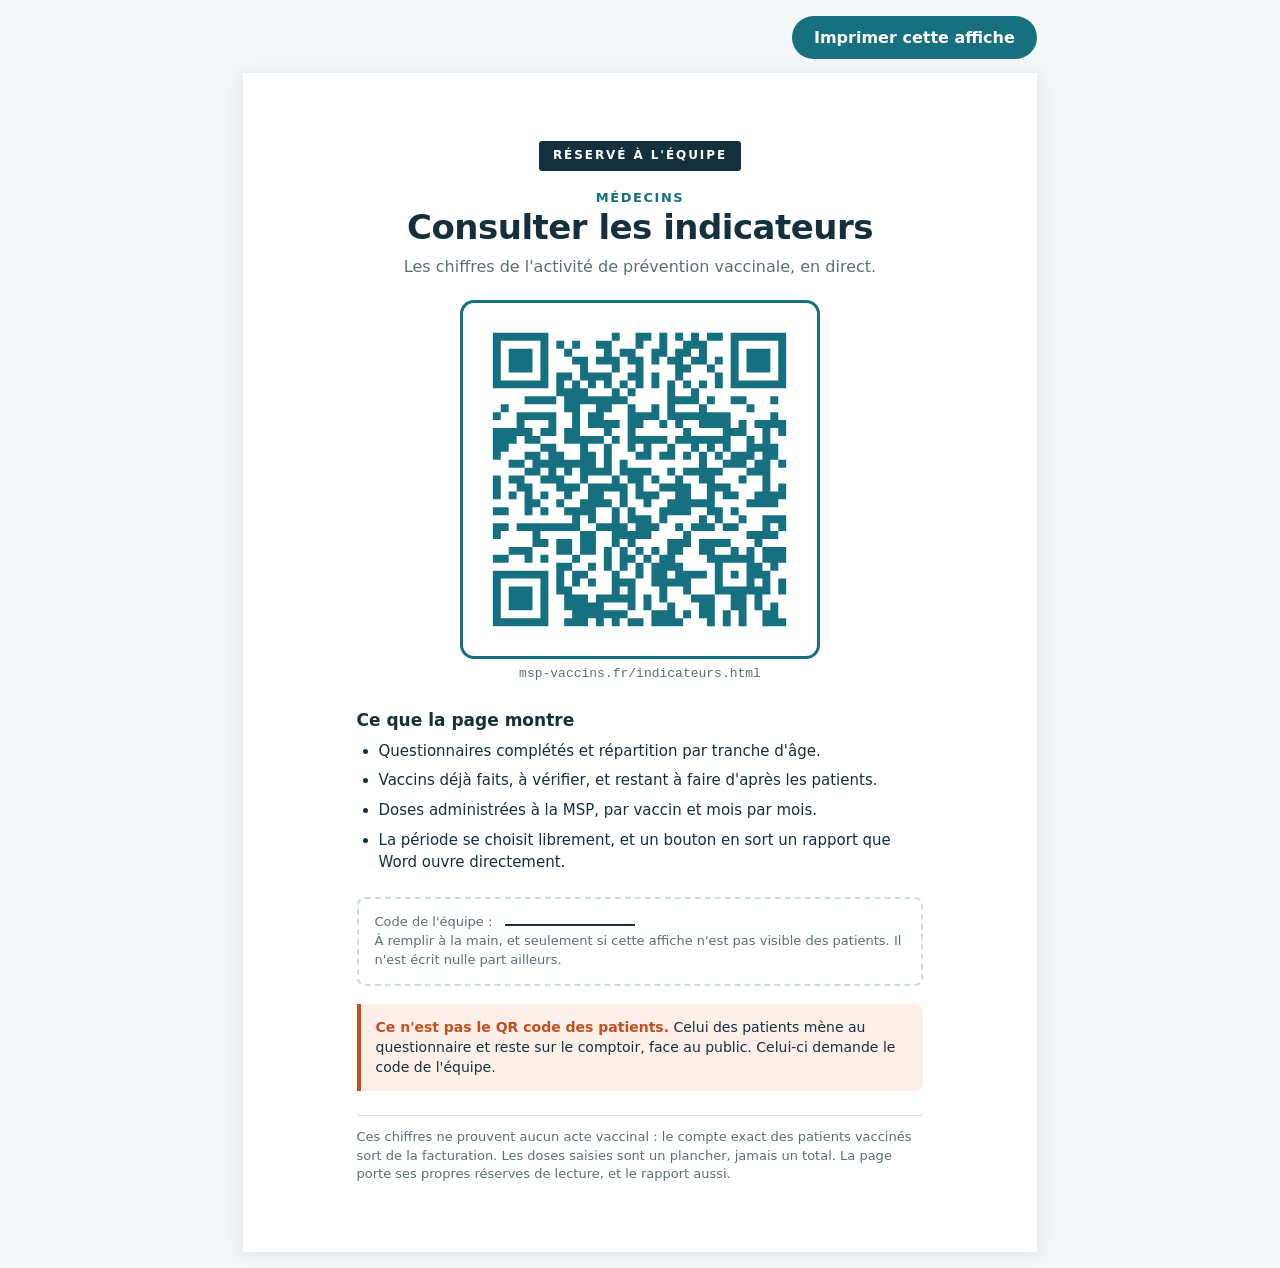
<file: affiche-indicateurs.html>
<!DOCTYPE html>
<html lang="fr">
<head>
    <meta charset="UTF-8">
    <meta name="viewport" content="width=device-width, initial-scale=1.0">
    <meta name="robots" content="noindex, nofollow">
    <title>Consulter les indicateurs - MSP Route de Vienne</title>
    <style>
        /* Affiche à imprimer, pas une page du site : sa feuille de style est
           ici plutôt que dans style.css, pour qu'elle sorte de l'imprimante à
           l'identique même si le site évolue. */
        :root {
            --encre: #14303D;
            --accent: #16707F;
            --gris: #5C6E75;
            --trait: #CFDDE2;
        }

        * { box-sizing: border-box; }

        body {
            margin: 0;
            padding: 16px;
            background: #F4F7F8;
            color: var(--encre);
            font-family: "Segoe UI", system-ui, -apple-system, Arial, sans-serif;
            line-height: 1.45;
        }

        .feuille {
            max-width: 21cm;
            margin: 0 auto;
            padding: 1.8cm 1.6cm;
            background: #fff;
            box-shadow: 0 2px 18px rgba(0,0,0,0.09);
            text-align: center;
        }

        .bandeau {
            display: inline-block;
            background: var(--encre);
            color: #fff;
            font-size: 12px;
            font-weight: 700;
            letter-spacing: 0.16em;
            text-transform: uppercase;
            padding: 6px 14px;
            border-radius: 3px;
        }

        .pour {
            font-size: 13px;
            font-weight: 700;
            text-transform: uppercase;
            letter-spacing: 0.12em;
            color: var(--accent);
            margin: 18px 0 2px;
        }

        h1 {
            font-size: 34px;
            line-height: 1.1;
            margin: 0 0 8px;
            letter-spacing: -0.015em;
        }

        .accroche {
            color: var(--gris);
            font-size: 16px;
            margin: 0 auto 4px;
            max-width: 15cm;
        }

        .qr {
            width: 9.5cm;
            max-width: 100%;
            margin: 22px auto 6px;
            padding: 14px;
            border: 3px solid var(--accent);
            border-radius: 14px;
        }
        .qr svg { display: block; width: 100%; height: auto; }

        .adresse {
            font-family: ui-monospace, Consolas, monospace;
            font-size: 13px;
            color: var(--gris);
            margin: 0 0 24px;
            overflow-wrap: anywhere;
        }

        .contenu {
            text-align: left;
            max-width: 15cm;
            margin: 0 auto;
        }

        .contenu h2 {
            font-size: 17px;
            margin: 0 0 8px;
        }

        ol, ul { margin: 0; padding-left: 22px; }
        li { margin-bottom: 8px; font-size: 15px; }
        ol li::marker { color: var(--accent); font-weight: 700; }

        .code-equipe {
            margin: 24px auto 0;
            max-width: 15cm;
            border: 2px dashed var(--trait);
            border-radius: 8px;
            padding: 14px 16px;
            text-align: left;
            font-size: 13px;
            color: var(--gris);
            page-break-inside: avoid;
        }
        .champ {
            display: inline-block;
            min-width: 130px;
            border-bottom: 2px solid var(--encre);
            margin-left: 8px;
        }

        .avertissement {
            margin: 18px auto 0;
            max-width: 15cm;
            border-left: 4px solid #C2501F;
            background: #FCEFEA;
            border-radius: 0 8px 8px 0;
            padding: 13px 15px;
            text-align: left;
            font-size: 14px;
            page-break-inside: avoid;
        }
        .avertissement strong { color: #C2501F; }

        footer {
            margin: 24px auto 0;
            max-width: 15cm;
            padding-top: 12px;
            border-top: 1px solid var(--trait);
            text-align: left;
            font-size: 13px;
            color: var(--gris);
        }

        .imprimer { max-width: 21cm; margin: 0 auto 14px; text-align: right; }
        .imprimer button {
            font: inherit;
            font-weight: 700;
            background: var(--accent);
            color: #fff;
            border: none;
            border-radius: 50px;
            padding: 10px 22px;
            cursor: pointer;
        }

        /* À l'impression : une seule feuille, sans ombre ni bouton. */
        @media print {
            @page { size: A4 portrait; margin: 14mm; }
            body { background: #fff; padding: 0; }
            .feuille { box-shadow: none; max-width: none; padding: 0; }
            .imprimer { display: none; }
        }

        @media (max-width: 520px) {
            .feuille { padding: 1.2cm 1cm; }
            h1 { font-size: 27px; }
        }
    </style>
</head>
<body>

    <div class="imprimer">
        <button onclick="window.print()">Imprimer cette affiche</button>
    </div>

    <div class="feuille">

        <span class="bandeau">Réservé à l'équipe</span>

        <p class="pour">Médecins</p>
        <h1>Consulter les indicateurs</h1>
        <p class="accroche">Les chiffres de l'activité de prévention vaccinale, en direct.</p>

        <div class="qr"><svg viewBox="0 0 410 410" xmlns="http://www.w3.org/2000/svg"><path transform="scale(10)" class="qrline" stroke="#16707f" d="M2 2.5h7m8 0h1m2 0h2m1 0h1m1 0h1m1 0h1m1 0h2m1 0h7m-37 1h1m5 0h1m1 0h1m1 0h1m2 0h2m3 0h1m2 0h1m2 0h3m3 0h1m5 0h1m-37 1h1m1 0h3m1 0h1m2 0h1m4 0h1m1 0h2m2 0h2m1 0h2m1 0h1m3 0h1m1 0h3m1 0h1m-37 1h1m1 0h3m1 0h1m3 0h2m1 0h3m1 0h2m1 0h1m1 0h2m1 0h2m1 0h1m1 0h1m1 0h3m1 0h1m-37 1h1m1 0h3m1 0h1m4 0h1m3 0h1m2 0h1m4 0h2m2 0h1m2 0h1m1 0h3m1 0h1m-37 1h1m5 0h1m1 0h2m1 0h4m2 0h2m1 0h1m2 0h1m4 0h1m1 0h1m5 0h1m-37 1h7m1 0h1m1 0h1m1 0h1m1 0h1m1 0h1m1 0h1m1 0h1m1 0h1m1 0h1m1 0h1m1 0h1m1 0h7m-29 1h4m3 0h1m1 0h1m4 0h1m2 0h1m-22 1h4m1 0h8m5 0h4m1 0h1m2 0h2m3 0h1m-35 1h1m7 0h2m2 0h2m2 0h1m2 0h1m1 0h1m3 0h1m5 0h1m-33 1h1m2 0h5m2 0h1m1 0h2m3 0h4m1 0h8m5 0h1m-33 1h1m3 0h1m2 0h1m1 0h4m1 0h2m2 0h1m1 0h1m2 0h4m1 0h1m1 0h4m-37 1h5m1 0h2m1 0h2m3 0h1m2 0h1m6 0h1m4 0h3m2 0h1m1 0h1m-37 1h3m1 0h2m3 0h5m1 0h1m1 0h5m1 0h7m2 0h1m1 0h1m-35 1h2m4 0h2m3 0h1m2 0h1m2 0h1m1 0h1m2 0h1m2 0h1m1 0h1m1 0h1m2 0h4m-36 1h1m3 0h2m1 0h2m2 0h2m1 0h1m3 0h2m1 0h2m1 0h1m1 0h1m1 0h1m1 0h3m1 0h2m-34 1h2m1 0h8m1 0h1m1 0h1m9 0h1m2 0h3m1 0h2m1 0h1m-33 1h2m1 0h1m1 0h1m1 0h4m1 0h4m2 0h1m1 0h5m3 0h3m-35 1h1m1 0h2m2 0h3m2 0h1m3 0h1m1 0h2m1 0h1m2 0h1m2 0h2m3 0h1m2 0h1m-35 1h1m2 0h2m3 0h3m1 0h5m1 0h1m2 0h4m2 0h3m4 0h1m1 0h1m-37 1h1m1 0h1m1 0h1m1 0h1m2 0h1m2 0h2m2 0h1m1 0h3m2 0h2m2 0h1m1 0h2m2 0h4m-33 1h2m2 0h1m2 0h4m1 0h1m2 0h1m2 0h6m4 0h4m-36 1h2m2 0h1m1 0h1m2 0h4m2 0h1m1 0h1m3 0h4m2 0h2m1 0h1m-21 1h1m1 0h1m2 0h1m1 0h3m1 0h1m4 0h1m1 0h1m2 0h1m2 0h3m-37 1h2m1 0h8m2 0h4m1 0h3m2 0h1m1 0h3m1 0h2m3 0h1m1 0h1m-37 1h1m4 0h1m5 0h2m2 0h5m4 0h1m7 0h4m-31 1h2m1 0h2m1 0h2m2 0h1m1 0h1m4 0h3m1 0h4m3 0h1m-32 1h3m3 0h2m1 0h2m1 0h1m1 0h1m1 0h1m1 0h1m1 0h2m2 0h2m2 0h1m1 0h1m1 0h3m-37 1h2m2 0h1m1 0h1m3 0h1m3 0h1m1 0h2m1 0h1m1 0h2m4 0h6m1 0h3m-29 1h2m2 0h1m1 0h1m1 0h1m1 0h1m1 0h4m4 0h1m3 0h2m1 0h1m-36 1h7m1 0h1m1 0h2m3 0h1m2 0h1m1 0h2m1 0h4m1 0h1m1 0h1m1 0h3m-35 1h1m5 0h1m1 0h1m1 0h1m1 0h1m2 0h3m2 0h5m3 0h1m3 0h1m1 0h1m1 0h1m-37 1h1m1 0h3m1 0h1m1 0h2m5 0h1m1 0h1m3 0h1m2 0h1m3 0h7m1 0h1m-37 1h1m1 0h3m1 0h1m2 0h3m1 0h5m1 0h1m1 0h1m3 0h3m2 0h2m1 0h1m-34 1h1m1 0h3m1 0h1m2 0h5m3 0h1m1 0h1m2 0h1m3 0h2m2 0h2m1 0h1m1 0h1m-36 1h1m5 0h1m3 0h7m3 0h3m1 0h1m1 0h2m1 0h1m1 0h1m2 0h2m-36 1h7m2 0h3m1 0h1m1 0h1m1 0h2m1 0h4m3 0h1m1 0h1m1 0h1m2 0h3"/></svg></div>
        <p class="adresse">msp-vaccins.fr/indicateurs.html</p>

        <div class="contenu"><h2>Ce que la page montre</h2>
                <ul>
                    <li>Questionnaires complétés et répartition par tranche d'âge.</li>
                    <li>Vaccins déjà faits, à vérifier, et restant à faire d'après les
                    patients.</li>
                    <li>Doses administrées à la MSP, par vaccin et mois par mois.</li>
                    <li>La période se choisit librement, et un bouton en sort un
                    rapport que Word ouvre directement.</li>
                </ul></div>

        <div class="code-equipe">
            Code de l'équipe : <span class="champ"></span><br>
            À remplir à la main, et seulement si cette affiche n'est pas visible
            des patients. Il n'est écrit nulle part ailleurs.
        </div>

        <div class="avertissement">
            <strong>Ce n'est pas le QR code des patients.</strong>
            Celui des patients mène au questionnaire et reste sur le comptoir,
            face au public. Celui-ci demande le code de l'équipe.
        </div>

        <footer>Ces chiffres ne prouvent aucun acte vaccinal : le compte exact des patients vaccinés sort de la facturation. Les doses saisies sont un plancher, jamais un total. La page porte ses propres réserves de lecture, et le rapport aussi.</footer>

    </div>

</body>
</html>
</file>
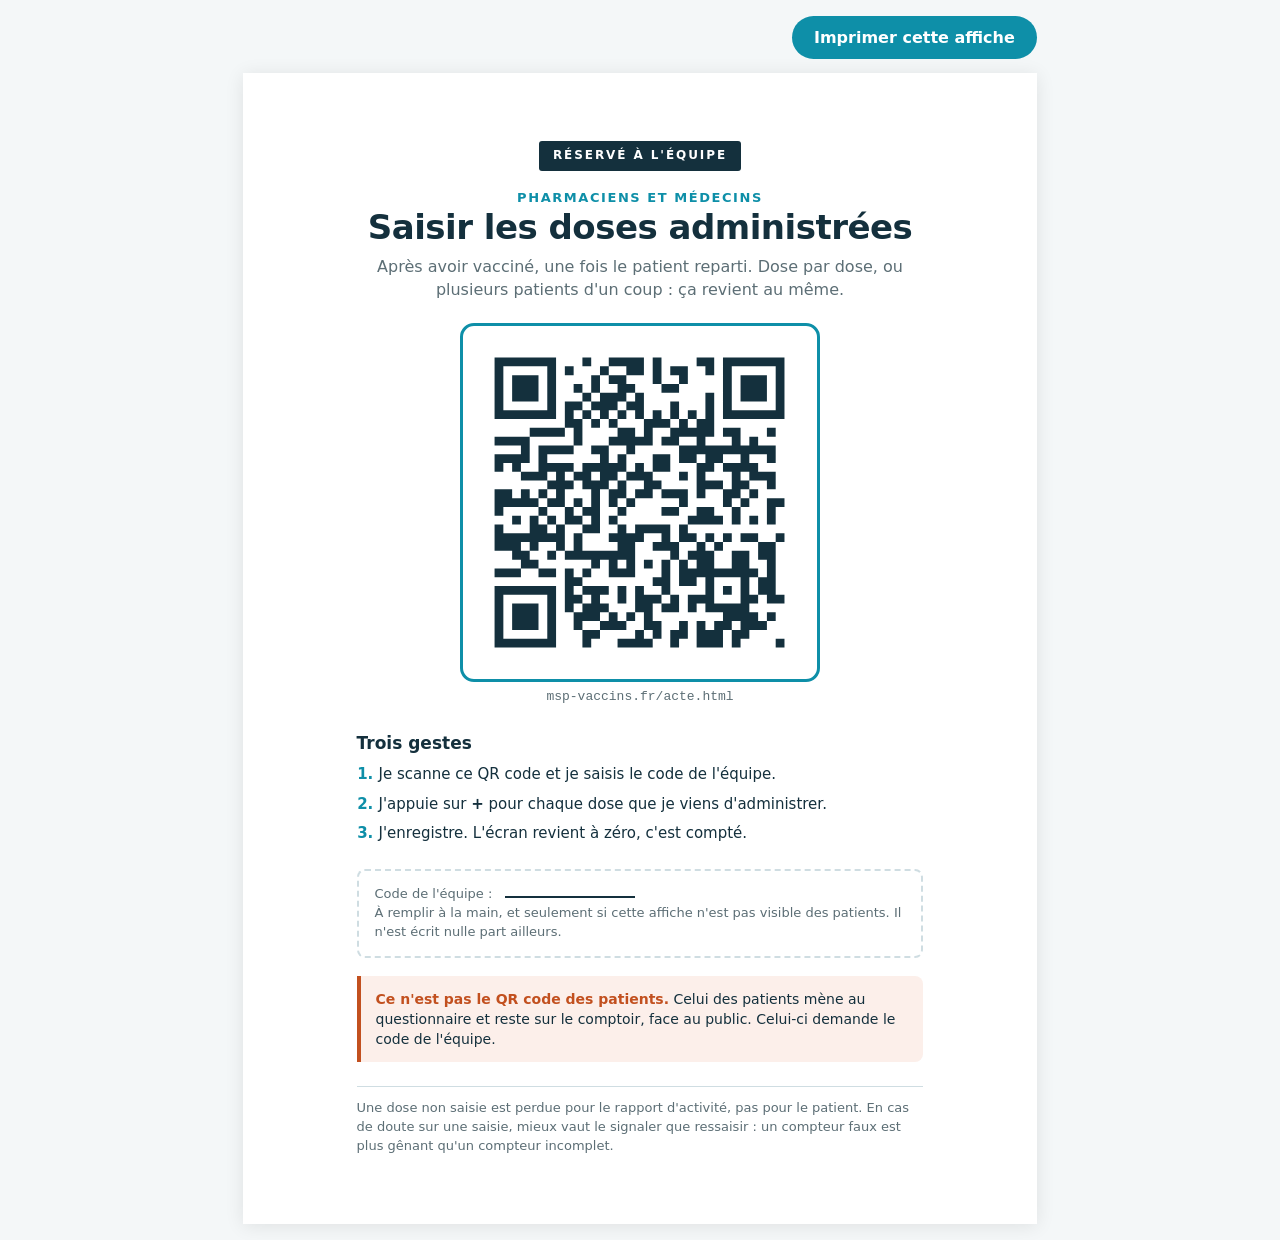
<file: affiche-saisie.html>
<!DOCTYPE html>
<html lang="fr">
<head>
    <meta charset="UTF-8">
    <meta name="viewport" content="width=device-width, initial-scale=1.0">
    <meta name="robots" content="noindex, nofollow">
    <title>Saisir les doses administrées - MSP Route de Vienne</title>
    <style>
        /* Affiche à imprimer, pas une page du site : sa feuille de style est
           ici plutôt que dans style.css, pour qu'elle sorte de l'imprimante à
           l'identique même si le site évolue. */
        :root {
            --encre: #14303D;
            --accent: #0E8FA8;
            --gris: #5C6E75;
            --trait: #CFDDE2;
        }

        * { box-sizing: border-box; }

        body {
            margin: 0;
            padding: 16px;
            background: #F4F7F8;
            color: var(--encre);
            font-family: "Segoe UI", system-ui, -apple-system, Arial, sans-serif;
            line-height: 1.45;
        }

        .feuille {
            max-width: 21cm;
            margin: 0 auto;
            padding: 1.8cm 1.6cm;
            background: #fff;
            box-shadow: 0 2px 18px rgba(0,0,0,0.09);
            text-align: center;
        }

        .bandeau {
            display: inline-block;
            background: var(--encre);
            color: #fff;
            font-size: 12px;
            font-weight: 700;
            letter-spacing: 0.16em;
            text-transform: uppercase;
            padding: 6px 14px;
            border-radius: 3px;
        }

        .pour {
            font-size: 13px;
            font-weight: 700;
            text-transform: uppercase;
            letter-spacing: 0.12em;
            color: var(--accent);
            margin: 18px 0 2px;
        }

        h1 {
            font-size: 34px;
            line-height: 1.1;
            margin: 0 0 8px;
            letter-spacing: -0.015em;
        }

        .accroche {
            color: var(--gris);
            font-size: 16px;
            margin: 0 auto 4px;
            max-width: 15cm;
        }

        .qr {
            width: 9.5cm;
            max-width: 100%;
            margin: 22px auto 6px;
            padding: 14px;
            border: 3px solid var(--accent);
            border-radius: 14px;
        }
        .qr svg { display: block; width: 100%; height: auto; }

        .adresse {
            font-family: ui-monospace, Consolas, monospace;
            font-size: 13px;
            color: var(--gris);
            margin: 0 0 24px;
            overflow-wrap: anywhere;
        }

        .contenu {
            text-align: left;
            max-width: 15cm;
            margin: 0 auto;
        }

        .contenu h2 {
            font-size: 17px;
            margin: 0 0 8px;
        }

        ol, ul { margin: 0; padding-left: 22px; }
        li { margin-bottom: 8px; font-size: 15px; }
        ol li::marker { color: var(--accent); font-weight: 700; }

        .code-equipe {
            margin: 24px auto 0;
            max-width: 15cm;
            border: 2px dashed var(--trait);
            border-radius: 8px;
            padding: 14px 16px;
            text-align: left;
            font-size: 13px;
            color: var(--gris);
            page-break-inside: avoid;
        }
        .champ {
            display: inline-block;
            min-width: 130px;
            border-bottom: 2px solid var(--encre);
            margin-left: 8px;
        }

        .avertissement {
            margin: 18px auto 0;
            max-width: 15cm;
            border-left: 4px solid #C2501F;
            background: #FCEFEA;
            border-radius: 0 8px 8px 0;
            padding: 13px 15px;
            text-align: left;
            font-size: 14px;
            page-break-inside: avoid;
        }
        .avertissement strong { color: #C2501F; }

        footer {
            margin: 24px auto 0;
            max-width: 15cm;
            padding-top: 12px;
            border-top: 1px solid var(--trait);
            text-align: left;
            font-size: 13px;
            color: var(--gris);
        }

        .imprimer { max-width: 21cm; margin: 0 auto 14px; text-align: right; }
        .imprimer button {
            font: inherit;
            font-weight: 700;
            background: var(--accent);
            color: #fff;
            border: none;
            border-radius: 50px;
            padding: 10px 22px;
            cursor: pointer;
        }

        /* À l'impression : une seule feuille, sans ombre ni bouton. */
        @media print {
            @page { size: A4 portrait; margin: 14mm; }
            body { background: #fff; padding: 0; }
            .feuille { box-shadow: none; max-width: none; padding: 0; }
            .imprimer { display: none; }
        }

        @media (max-width: 520px) {
            .feuille { padding: 1.2cm 1cm; }
            h1 { font-size: 27px; }
        }
    </style>
</head>
<body>

    <div class="imprimer">
        <button onclick="window.print()">Imprimer cette affiche</button>
    </div>

    <div class="feuille">

        <span class="bandeau">Réservé à l'équipe</span>

        <p class="pour">Pharmaciens et médecins</p>
        <h1>Saisir les doses administrées</h1>
        <p class="accroche">Après avoir vacciné, une fois le patient reparti. Dose par dose, ou plusieurs patients d'un coup : ça revient au même.</p>

        <div class="qr"><svg viewBox="0 0 370 370" xmlns="http://www.w3.org/2000/svg"><path transform="scale(10)" class="qrline" stroke="#14303d" d="M2 2.5h7m3 0h1m2 0h4m1 0h1m4 0h2m1 0h7m-33 1h1m5 0h1m1 0h1m3 0h1m2 0h2m1 0h1m1 0h2m2 0h1m1 0h1m5 0h1m-33 1h1m1 0h3m1 0h1m4 0h1m1 0h2m3 0h1m2 0h1m4 0h1m1 0h3m1 0h1m-33 1h1m1 0h3m1 0h1m2 0h1m1 0h1m2 0h2m3 0h2m5 0h1m1 0h3m1 0h1m-33 1h1m1 0h3m1 0h1m3 0h1m1 0h3m1 0h1m7 0h1m1 0h1m1 0h3m1 0h1m-33 1h1m5 0h1m1 0h2m1 0h3m1 0h2m3 0h1m3 0h1m1 0h1m5 0h1m-33 1h7m1 0h1m1 0h1m1 0h1m1 0h1m1 0h1m1 0h1m1 0h1m1 0h1m1 0h1m1 0h7m-25 1h2m1 0h1m1 0h1m3 0h3m1 0h1m1 0h2m-21 1h4m1 0h1m4 0h2m1 0h1m2 0h5m1 0h2m3 0h1m-32 1h4m5 0h1m3 0h5m1 0h2m2 0h1m3 0h1m1 0h1m-27 1h1m1 0h4m2 0h2m2 0h1m5 0h11m-32 1h4m1 0h1m6 0h1m1 0h1m3 0h2m1 0h2m1 0h2m2 0h1m2 0h1m-32 1h1m1 0h1m2 0h4m1 0h5m1 0h1m1 0h2m3 0h2m1 0h4m-27 1h3m1 0h1m1 0h2m1 0h2m1 0h3m3 0h1m1 0h1m3 0h1m1 0h3m-26 1h3m1 0h3m1 0h1m2 0h2m4 0h3m1 0h2m2 0h1m-32 1h2m1 0h1m1 0h1m1 0h1m3 0h1m1 0h2m1 0h2m1 0h3m1 0h1m2 0h2m1 0h1m-30 1h5m1 0h2m1 0h1m1 0h1m1 0h1m1 0h1m5 0h1m4 0h1m1 0h1m2 0h2m-33 1h1m4 0h1m2 0h1m1 0h2m2 0h1m4 0h2m2 0h2m2 0h1m3 0h1m-30 1h1m1 0h1m1 0h1m1 0h2m1 0h1m1 0h1m8 0h4m1 0h1m1 0h1m1 0h1m-32 1h1m3 0h2m1 0h1m2 0h2m2 0h1m1 0h4m1 0h1m-22 1h8m1 0h1m3 0h4m2 0h1m1 0h2m1 0h1m1 0h1m1 0h2m2 0h1m-33 1h3m1 0h1m2 0h1m1 0h1m4 0h2m2 0h3m2 0h1m1 0h1m4 0h2m-30 1h2m2 0h1m1 0h8m4 0h1m1 0h3m2 0h2m1 0h2m-29 1h2m6 0h1m1 0h1m1 0h1m1 0h1m1 0h1m1 0h1m1 0h2m2 0h2m2 0h1m-32 1h3m2 0h2m1 0h1m1 0h1m2 0h3m3 0h1m1 0h9m1 0h1m-24 1h2m8 0h2m1 0h2m1 0h1m3 0h1m1 0h2m-32 1h7m1 0h1m1 0h3m1 0h1m1 0h1m2 0h1m4 0h1m1 0h1m1 0h1m1 0h2m-32 1h1m5 0h1m1 0h2m1 0h1m2 0h1m1 0h3m1 0h1m1 0h3m3 0h2m1 0h2m-33 1h1m1 0h3m1 0h1m1 0h1m1 0h3m3 0h2m1 0h2m1 0h1m1 0h5m-29 1h1m1 0h3m1 0h1m2 0h3m1 0h1m1 0h1m1 0h1m8 0h4m1 0h1m-32 1h1m1 0h3m1 0h1m2 0h1m2 0h3m2 0h2m2 0h1m1 0h1m1 0h2m1 0h3m-31 1h1m5 0h1m3 0h2m4 0h1m1 0h1m1 0h2m1 0h3m1 0h2m-29 1h7m3 0h1m3 0h4m2 0h1m2 0h3m1 0h1m4 0h1"/></svg></div>
        <p class="adresse">msp-vaccins.fr/acte.html</p>

        <div class="contenu"><h2>Trois gestes</h2>
                <ol>
                    <li>Je scanne ce QR code et je saisis le code de l'équipe.</li>
                    <li>J'appuie sur <strong>+</strong> pour chaque dose que je viens
                    d'administrer.</li>
                    <li>J'enregistre. L'écran revient à zéro, c'est compté.</li>
                </ol></div>

        <div class="code-equipe">
            Code de l'équipe : <span class="champ"></span><br>
            À remplir à la main, et seulement si cette affiche n'est pas visible
            des patients. Il n'est écrit nulle part ailleurs.
        </div>

        <div class="avertissement">
            <strong>Ce n'est pas le QR code des patients.</strong>
            Celui des patients mène au questionnaire et reste sur le comptoir,
            face au public. Celui-ci demande le code de l'équipe.
        </div>

        <footer>Une dose non saisie est perdue pour le rapport d'activité, pas pour le patient. En cas de doute sur une saisie, mieux vaut le signaler que ressaisir : un compteur faux est plus gênant qu'un compteur incomplet.</footer>

    </div>

</body>
</html>
</file>
